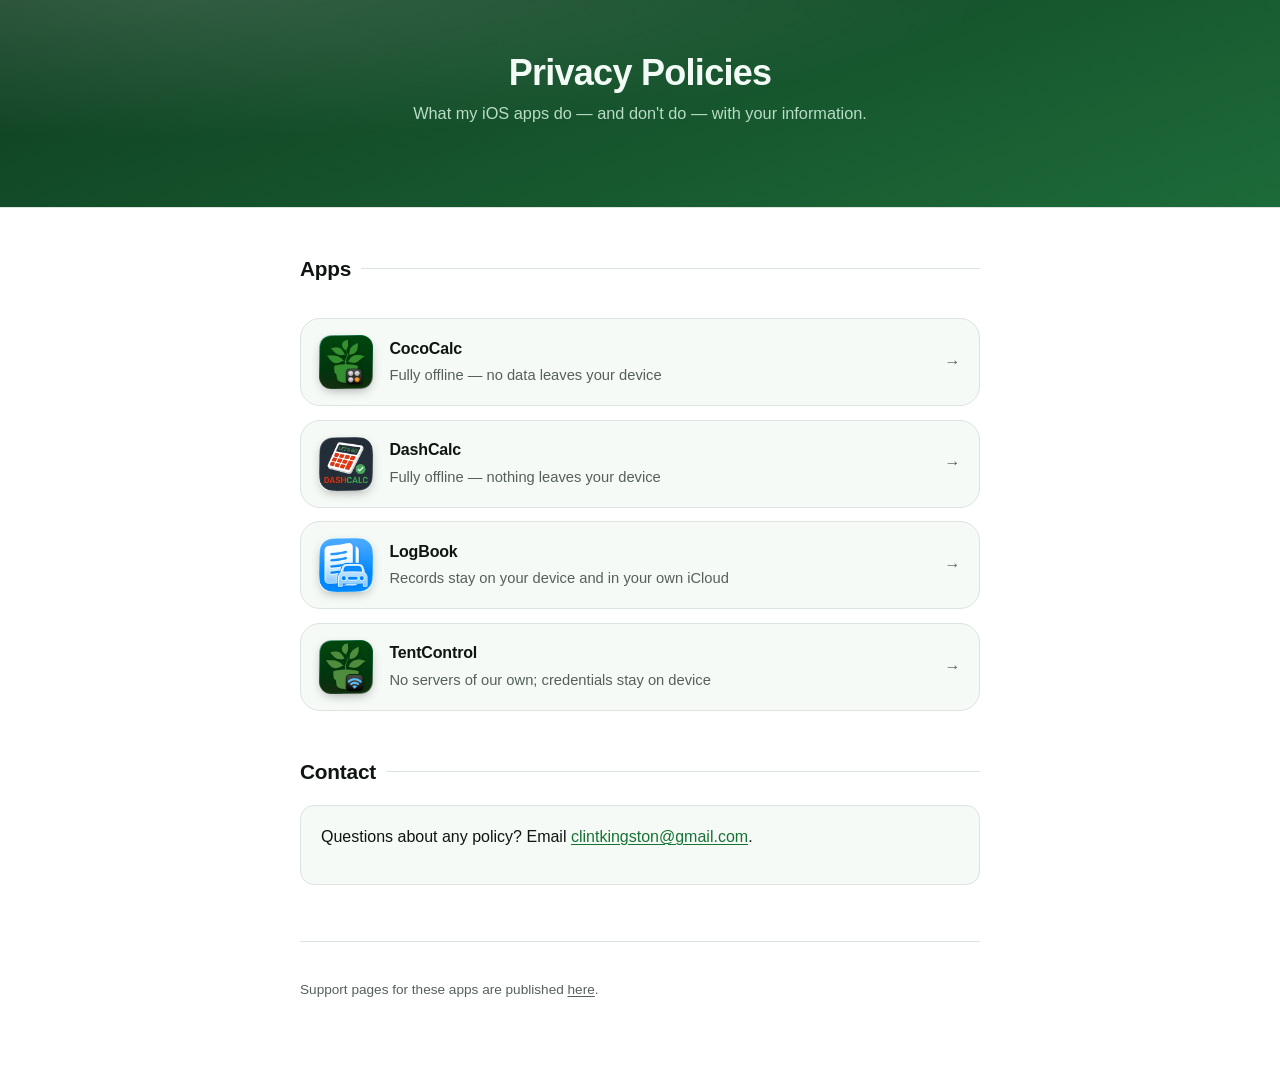
<file: index.html>
<!DOCTYPE html>
<html lang="en">
<head>
<meta charset="utf-8">
<meta name="viewport" content="width=device-width, initial-scale=1">
<title>App Privacy Policies</title>
<meta name="description" content="Privacy policies for CocoCalc, DashCalc, LogBook and TentControl.">
<link rel="icon" href="./assets/cococalc.png">
<link rel="stylesheet" href="./assets/style.css">
</head>
<body>

<header class="hero">
	<div class="hero-inner">
		<h1>Privacy Policies</h1>
		<p class="tagline">What my iOS apps do — and don't do — with your information.</p>
	</div>
</header>

<main class="wrap">

	<h2>Apps</h2>

	<div class="apps">

		<a class="app-card" href="./cococalc/">
			<img src="./assets/cococalc.png" alt="" width="54" height="54">
			<span>
				<span class="name">CocoCalc</span><br>
				<span class="desc">Fully offline — no data leaves your device</span>
			</span>
			<span class="go" aria-hidden="true">→</span>
		</a>

		<a class="app-card" href="./dashcalc/">
			<img src="./assets/dashcalc.png" alt="" width="54" height="54">
			<span>
				<span class="name">DashCalc</span><br>
				<span class="desc">Fully offline — nothing leaves your device</span>
			</span>
			<span class="go" aria-hidden="true">→</span>
		</a>

		<a class="app-card" href="./logbook/">
			<img src="./assets/logbook.png" alt="" width="54" height="54">
			<span>
				<span class="name">LogBook</span><br>
				<span class="desc">Records stay on your device and in your own iCloud</span>
			</span>
			<span class="go" aria-hidden="true">→</span>
		</a>

		<a class="app-card" href="./tentcontrol/">
			<img src="./assets/tentcontrol.png" alt="" width="54" height="54">
			<span>
				<span class="name">TentControl</span><br>
				<span class="desc">No servers of our own; credentials stay on device</span>
			</span>
			<span class="go" aria-hidden="true">→</span>
		</a>

	</div>

	<h2>Contact</h2>

	<div class="card">
		<p>Questions about any policy? Email
		<a href="mailto:clintkingston@gmail.com?subject=Privacy%20policy%20question">clintkingston@gmail.com</a>.</p>
	</div>

	<footer>
		<p>Support pages for these apps are published
		<a href="https://iclint.github.io/AppSupport/">here</a>.</p>
	</footer>

</main>

</body>
</html>
</file>
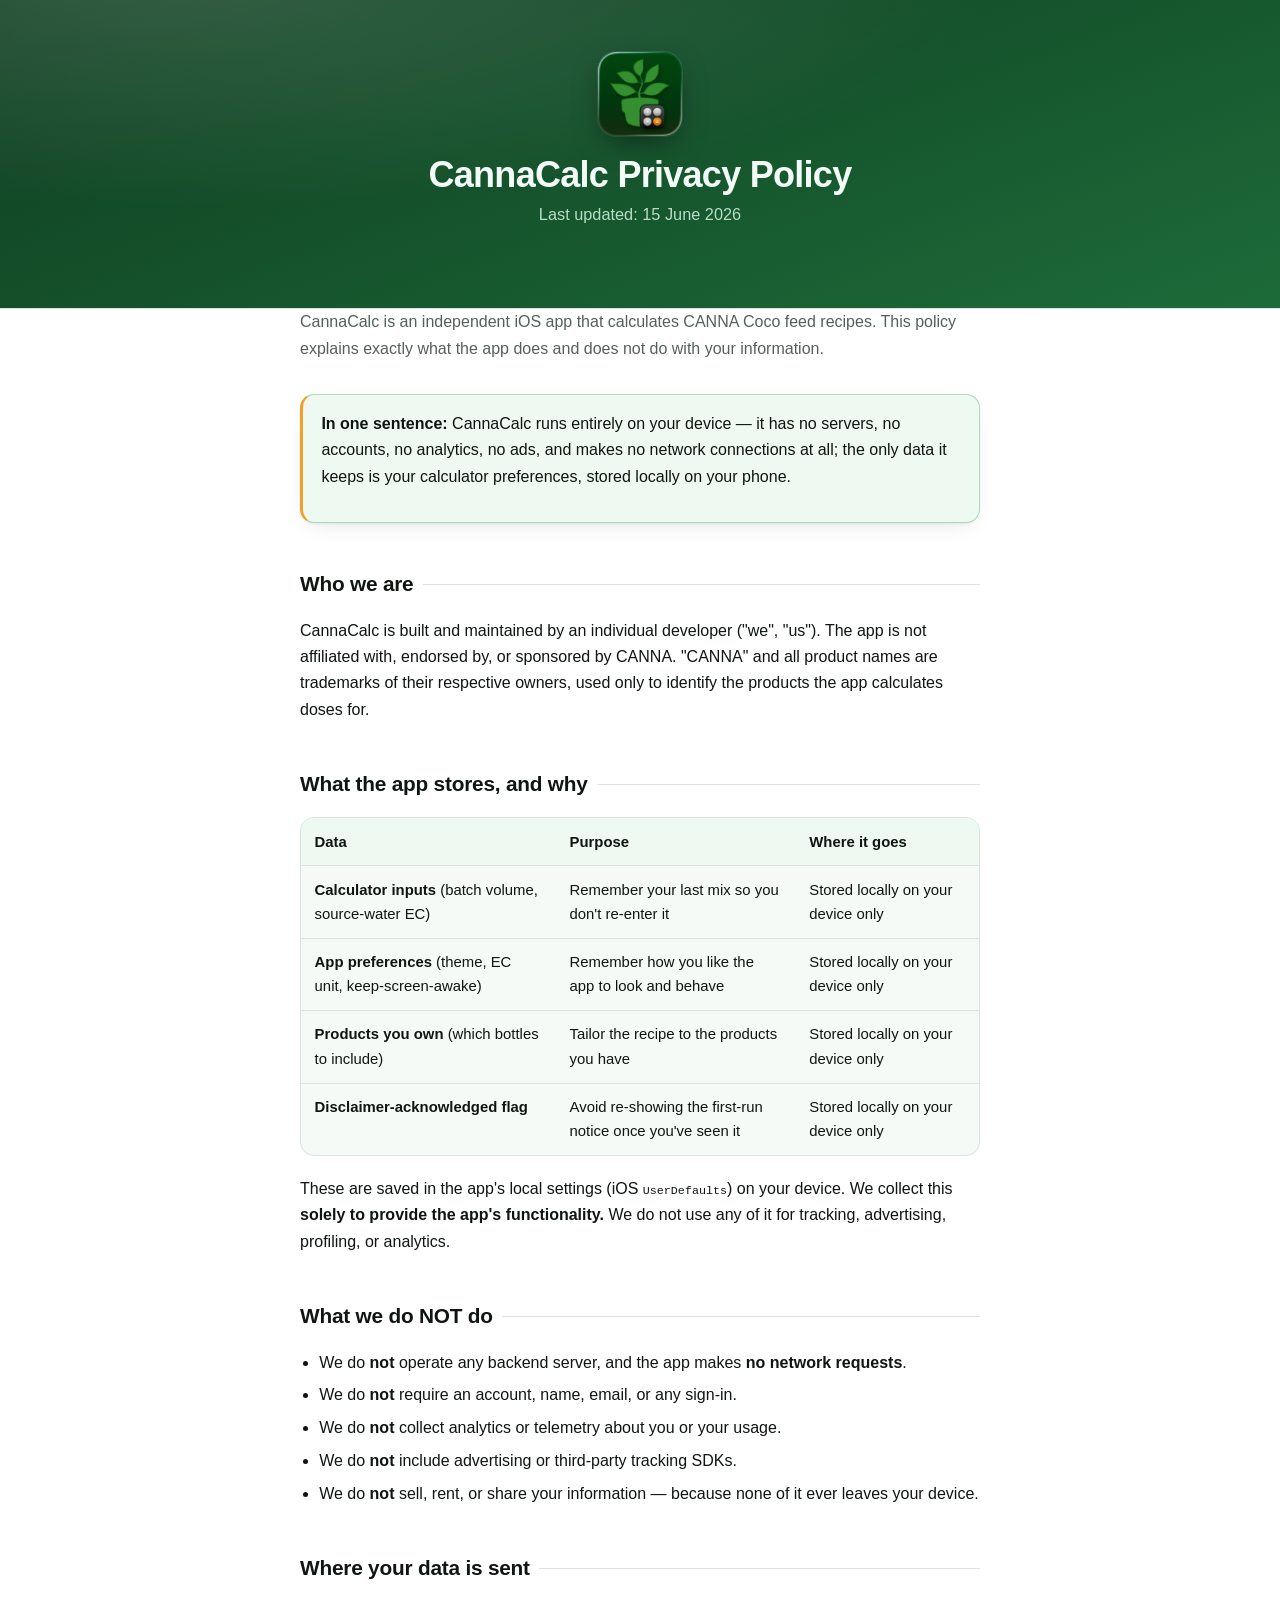
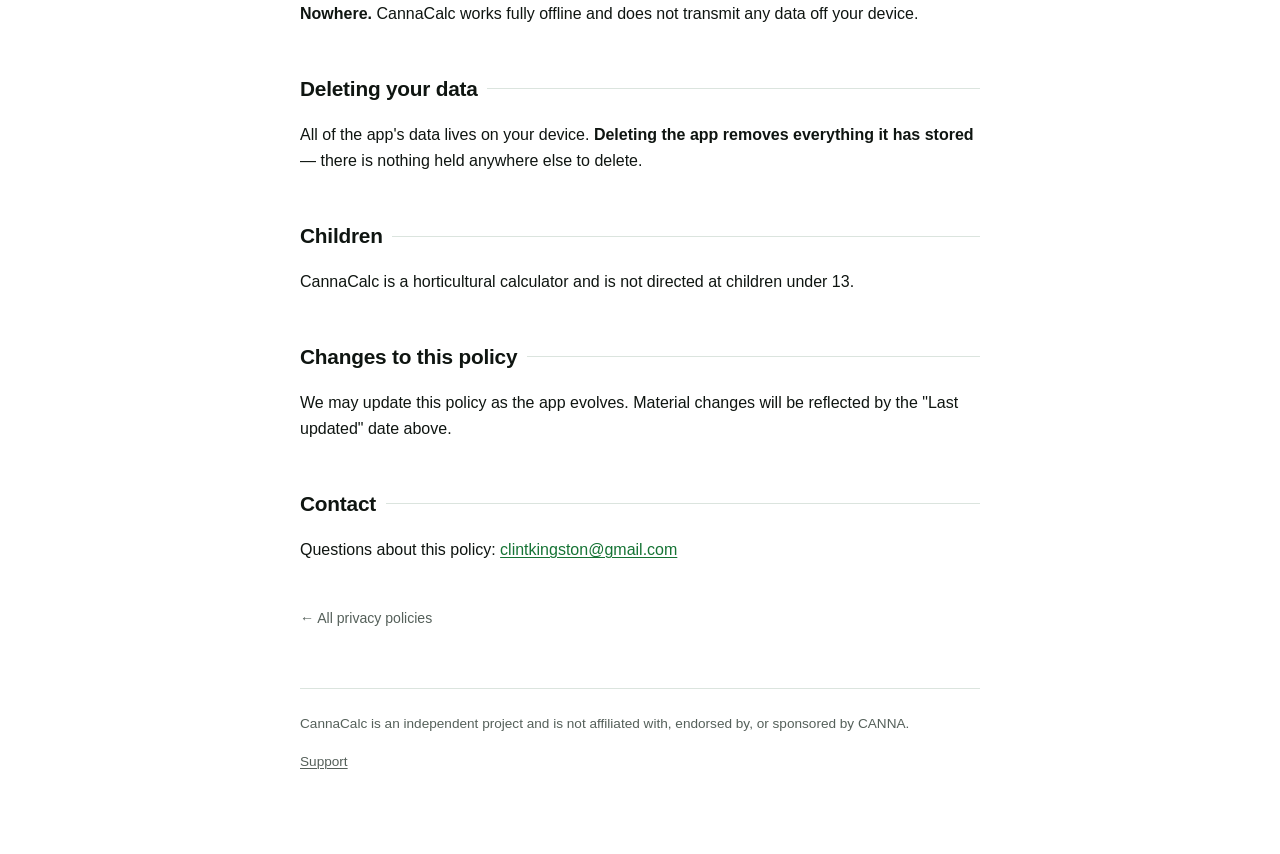
<file: cannacalc/index.html>
<!DOCTYPE html>
<html lang="en">
<head>
<meta charset="utf-8">
<meta name="viewport" content="width=device-width, initial-scale=1">
<title>CannaCalc — Privacy Policy</title>
<meta name="description" content="Privacy policy for CannaCalc — a fully offline CANNA Coco feed calculator that collects no data.">
<link rel="icon" href="../assets/cannacalc.png">
<link rel="stylesheet" href="../assets/style.css">
<style>
	/* Amber accent, matching the calculator badge on the app icon. */
	body { --badge: #f0a02a; }
</style>
</head>
<body>

<header class="hero">
	<div class="hero-inner">
		<img class="app-icon" src="../assets/cannacalc.png" alt="CannaCalc app icon" width="84" height="84">
		<h1>CannaCalc Privacy Policy</h1>
		<p class="tagline">Last updated: 15 June 2026</p>
	</div>
</header>

<main class="wrap prose">

	<p class="intro">CannaCalc is an independent iOS app that calculates CANNA Coco feed recipes.
	This policy explains exactly what the app does and does not do with your
	information.</p>

	<div class="lead">
		<p><strong>In one sentence:</strong> CannaCalc runs entirely on your
		device — it has no servers, no accounts, no analytics, no ads, and makes no network
		connections at all; the only data it keeps is your calculator preferences, stored
		locally on your phone.</p>
	</div>

	<h2>Who we are</h2>
	<p>CannaCalc is built and maintained by an individual developer ("we", "us"). The
	app is not affiliated with, endorsed by, or sponsored by CANNA. "CANNA" and all
	product names are trademarks of their respective owners, used only to identify the
	products the app calculates doses for.</p>

	<h2>What the app stores, and why</h2>
	<div class="table-wrap">
		<table>
			<tr><th>Data</th><th>Purpose</th><th>Where it goes</th></tr>
			<tr><td><strong>Calculator inputs</strong> (batch volume, source-water EC)</td><td>Remember your last mix so you don't re-enter it</td><td>Stored locally on your device only</td></tr>
			<tr><td><strong>App preferences</strong> (theme, EC unit, keep-screen-awake)</td><td>Remember how you like the app to look and behave</td><td>Stored locally on your device only</td></tr>
			<tr><td><strong>Products you own</strong> (which bottles to include)</td><td>Tailor the recipe to the products you have</td><td>Stored locally on your device only</td></tr>
			<tr><td><strong>Disclaimer-acknowledged flag</strong></td><td>Avoid re-showing the first-run notice once you've seen it</td><td>Stored locally on your device only</td></tr>
		</table>
	</div>
	<p>These are saved in the app's local settings (iOS <code>UserDefaults</code>) on your
	device. We collect this <strong>solely to provide the app's functionality.</strong> We
	do not use any of it for tracking, advertising, profiling, or analytics.</p>

	<h2>What we do NOT do</h2>
	<ul>
		<li>We do <strong>not</strong> operate any backend server, and the app makes <strong>no network requests</strong>.</li>
		<li>We do <strong>not</strong> require an account, name, email, or any sign-in.</li>
		<li>We do <strong>not</strong> collect analytics or telemetry about you or your usage.</li>
		<li>We do <strong>not</strong> include advertising or third-party tracking SDKs.</li>
		<li>We do <strong>not</strong> sell, rent, or share your information — because none of it ever leaves your device.</li>
	</ul>

	<h2>Where your data is sent</h2>
	<p><strong>Nowhere.</strong> CannaCalc works fully offline and does not transmit any
	data off your device.</p>

	<h2>Deleting your data</h2>
	<p>All of the app's data lives on your device. <strong>Deleting the app removes
	everything it has stored</strong> — there is nothing held anywhere else to delete.</p>

	<h2>Children</h2>
	<p>CannaCalc is a horticultural calculator and is not directed at children under 13.</p>

	<h2>Changes to this policy</h2>
	<p>We may update this policy as the app evolves. Material changes will be reflected
	by the "Last updated" date above.</p>

	<h2>Contact</h2>
	<p>Questions about this policy: <a href="mailto:clintkingston@gmail.com">clintkingston@gmail.com</a></p>

	<a class="backlink" href="../">← All privacy policies</a>

	<footer>
		<p>CannaCalc is an independent project and is not affiliated with, endorsed by, or sponsored by CANNA.</p>
		<p><a href="https://iclint.github.io/AppSupport/cannacalc/">Support</a></p>
	</footer>

</main>

</body>
</html>
</file>
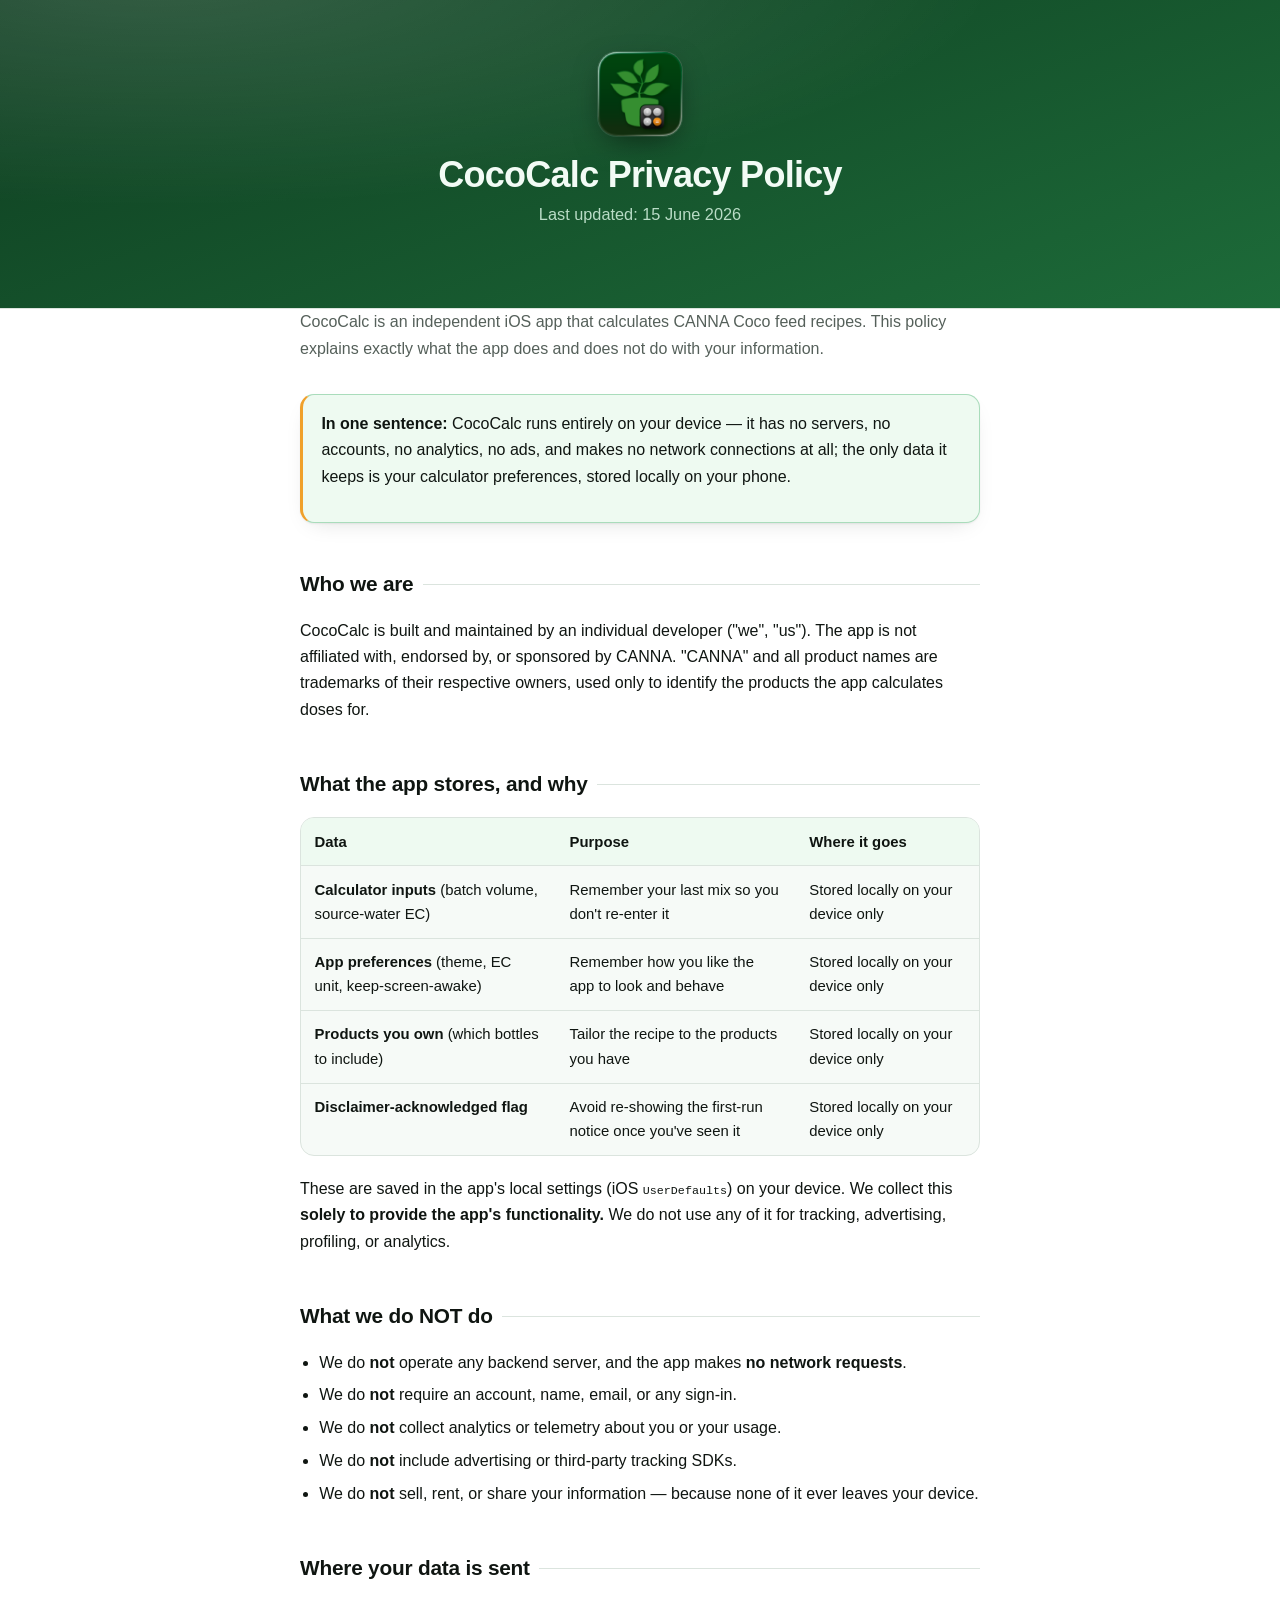
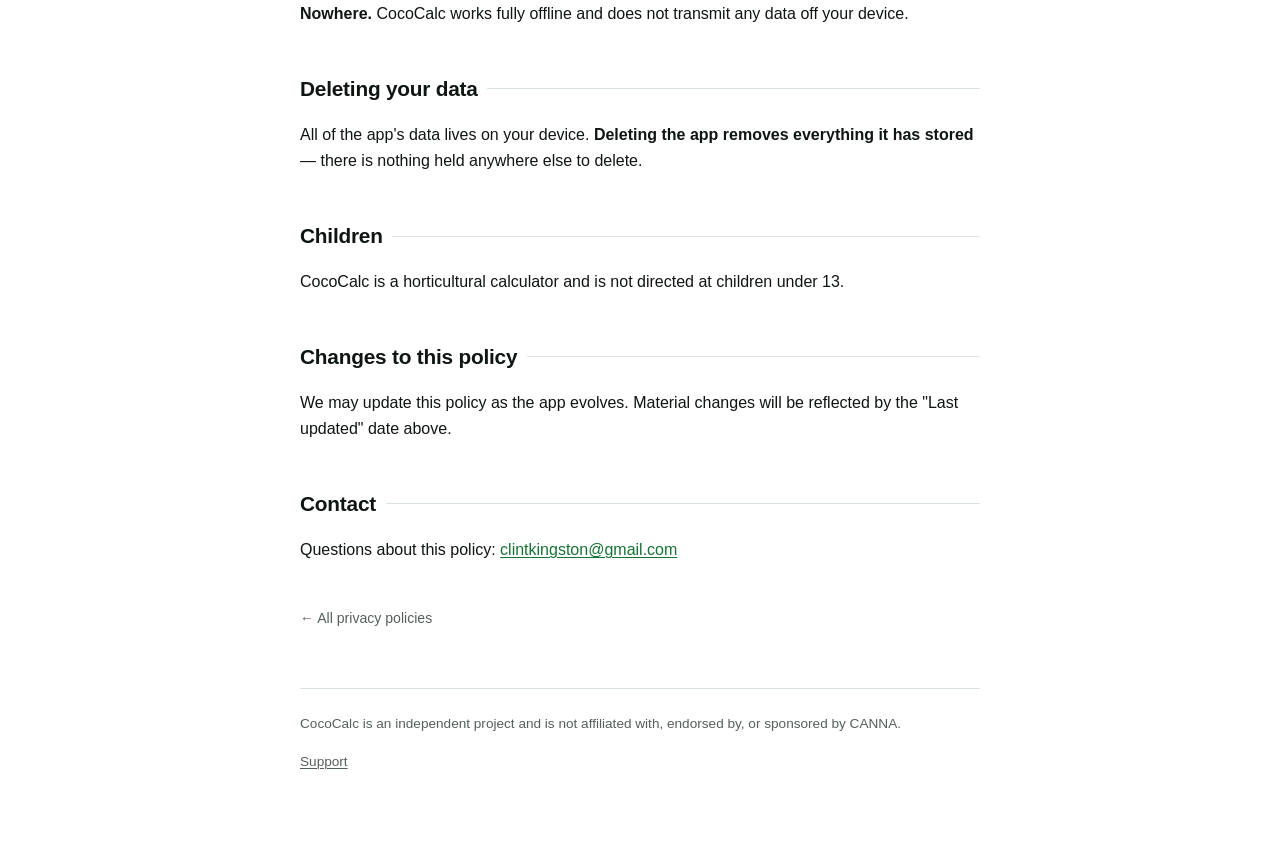
<file: cococalc/index.html>
<!DOCTYPE html>
<html lang="en">
<head>
<meta charset="utf-8">
<meta name="viewport" content="width=device-width, initial-scale=1">
<title>CocoCalc — Privacy Policy</title>
<meta name="description" content="Privacy policy for CocoCalc — a fully offline CANNA Coco feed calculator that collects no data.">
<link rel="icon" href="../assets/cococalc.png">
<link rel="stylesheet" href="../assets/style.css">
<style>
	/* Amber accent, matching the calculator badge on the app icon. */
	body { --badge: #f0a02a; }
</style>
</head>
<body>

<header class="hero">
	<div class="hero-inner">
		<img class="app-icon" src="../assets/cococalc.png" alt="CocoCalc app icon" width="84" height="84">
		<h1>CocoCalc Privacy Policy</h1>
		<p class="tagline">Last updated: 15 June 2026</p>
	</div>
</header>

<main class="wrap prose">

	<p class="intro">CocoCalc is an independent iOS app that calculates CANNA Coco feed recipes.
	This policy explains exactly what the app does and does not do with your
	information.</p>

	<div class="lead">
		<p><strong>In one sentence:</strong> CocoCalc runs entirely on your
		device — it has no servers, no accounts, no analytics, no ads, and makes no network
		connections at all; the only data it keeps is your calculator preferences, stored
		locally on your phone.</p>
	</div>

	<h2>Who we are</h2>
	<p>CocoCalc is built and maintained by an individual developer ("we", "us"). The
	app is not affiliated with, endorsed by, or sponsored by CANNA. "CANNA" and all
	product names are trademarks of their respective owners, used only to identify the
	products the app calculates doses for.</p>

	<h2>What the app stores, and why</h2>
	<div class="table-wrap">
		<table>
			<tr><th>Data</th><th>Purpose</th><th>Where it goes</th></tr>
			<tr><td><strong>Calculator inputs</strong> (batch volume, source-water EC)</td><td>Remember your last mix so you don't re-enter it</td><td>Stored locally on your device only</td></tr>
			<tr><td><strong>App preferences</strong> (theme, EC unit, keep-screen-awake)</td><td>Remember how you like the app to look and behave</td><td>Stored locally on your device only</td></tr>
			<tr><td><strong>Products you own</strong> (which bottles to include)</td><td>Tailor the recipe to the products you have</td><td>Stored locally on your device only</td></tr>
			<tr><td><strong>Disclaimer-acknowledged flag</strong></td><td>Avoid re-showing the first-run notice once you've seen it</td><td>Stored locally on your device only</td></tr>
		</table>
	</div>
	<p>These are saved in the app's local settings (iOS <code>UserDefaults</code>) on your
	device. We collect this <strong>solely to provide the app's functionality.</strong> We
	do not use any of it for tracking, advertising, profiling, or analytics.</p>

	<h2>What we do NOT do</h2>
	<ul>
		<li>We do <strong>not</strong> operate any backend server, and the app makes <strong>no network requests</strong>.</li>
		<li>We do <strong>not</strong> require an account, name, email, or any sign-in.</li>
		<li>We do <strong>not</strong> collect analytics or telemetry about you or your usage.</li>
		<li>We do <strong>not</strong> include advertising or third-party tracking SDKs.</li>
		<li>We do <strong>not</strong> sell, rent, or share your information — because none of it ever leaves your device.</li>
	</ul>

	<h2>Where your data is sent</h2>
	<p><strong>Nowhere.</strong> CocoCalc works fully offline and does not transmit any
	data off your device.</p>

	<h2>Deleting your data</h2>
	<p>All of the app's data lives on your device. <strong>Deleting the app removes
	everything it has stored</strong> — there is nothing held anywhere else to delete.</p>

	<h2>Children</h2>
	<p>CocoCalc is a horticultural calculator and is not directed at children under 13.</p>

	<h2>Changes to this policy</h2>
	<p>We may update this policy as the app evolves. Material changes will be reflected
	by the "Last updated" date above.</p>

	<h2>Contact</h2>
	<p>Questions about this policy: <a href="mailto:clintkingston@gmail.com">clintkingston@gmail.com</a></p>

	<a class="backlink" href="../">← All privacy policies</a>

	<footer>
		<p>CocoCalc is an independent project and is not affiliated with, endorsed by, or sponsored by CANNA.</p>
		<p><a href="https://iclint.github.io/AppSupport/cococalc/">Support</a></p>
	</footer>

</main>

</body>
</html>
</file>
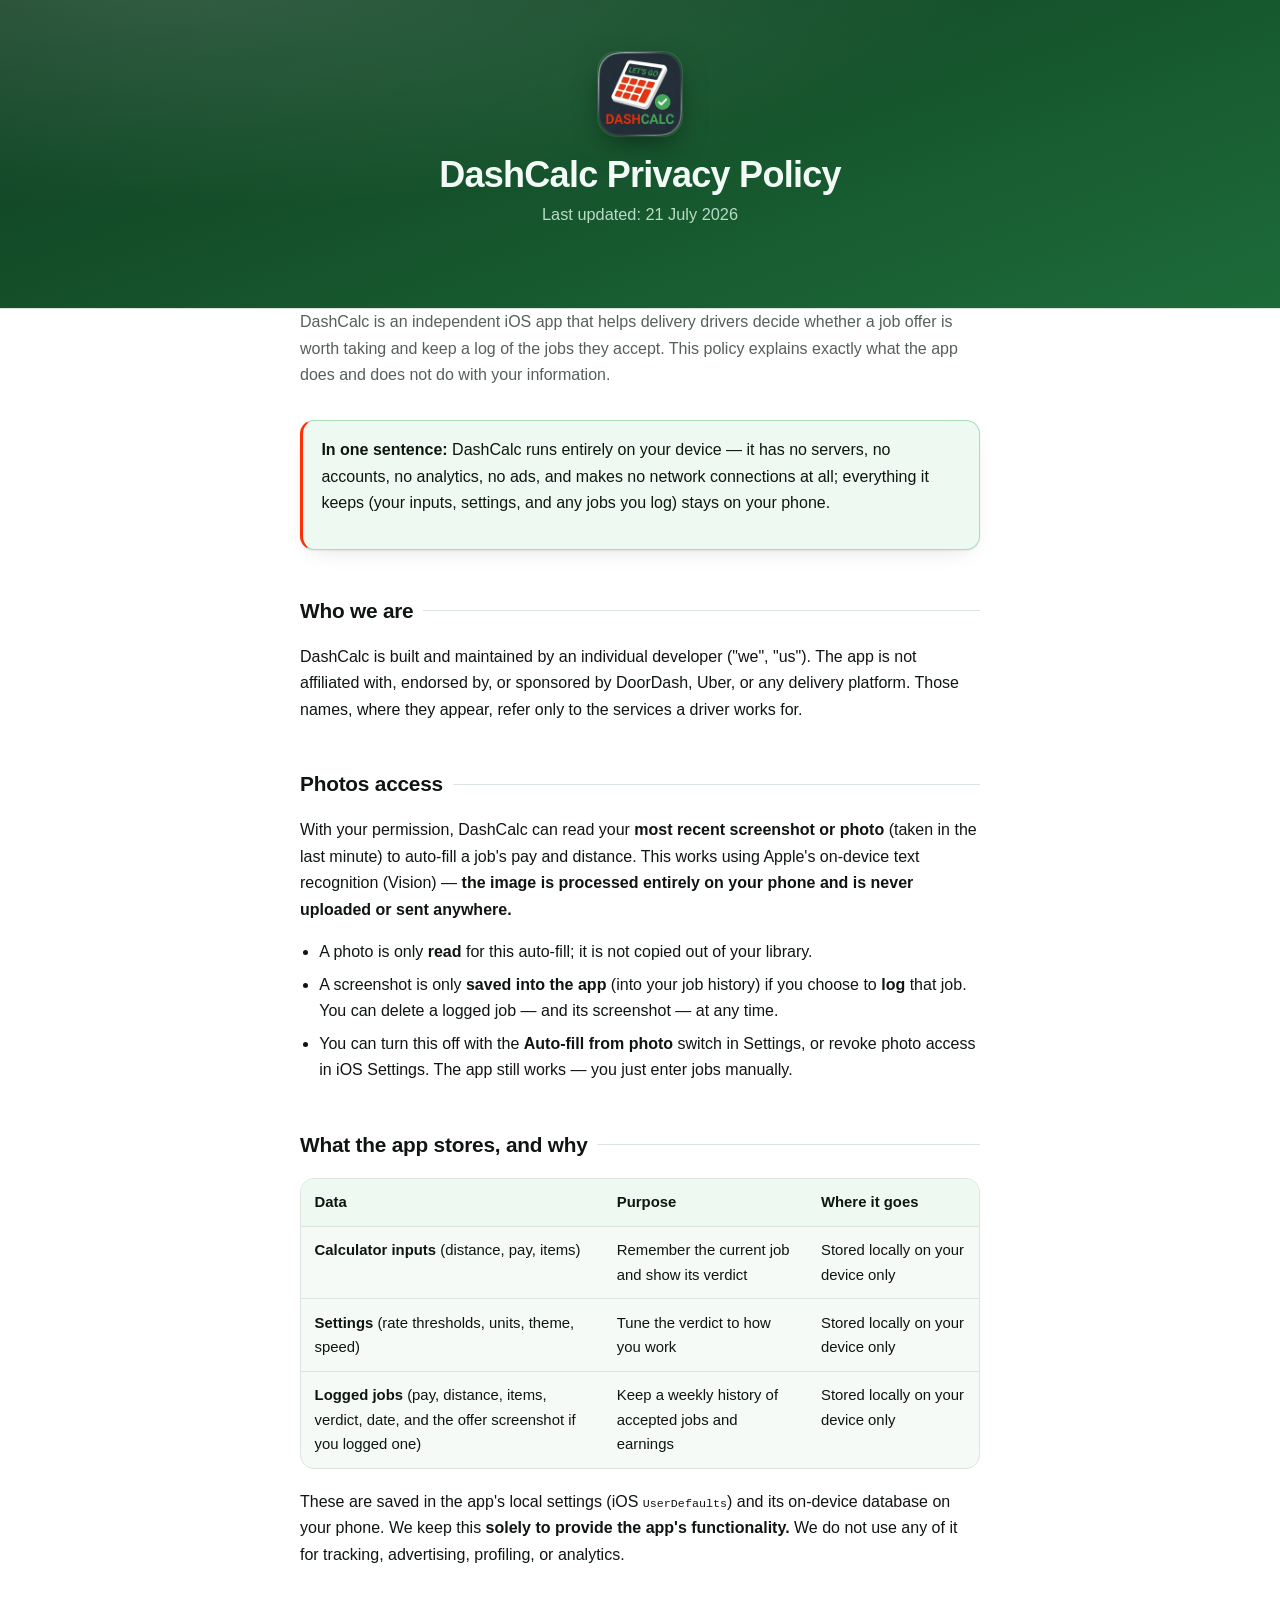
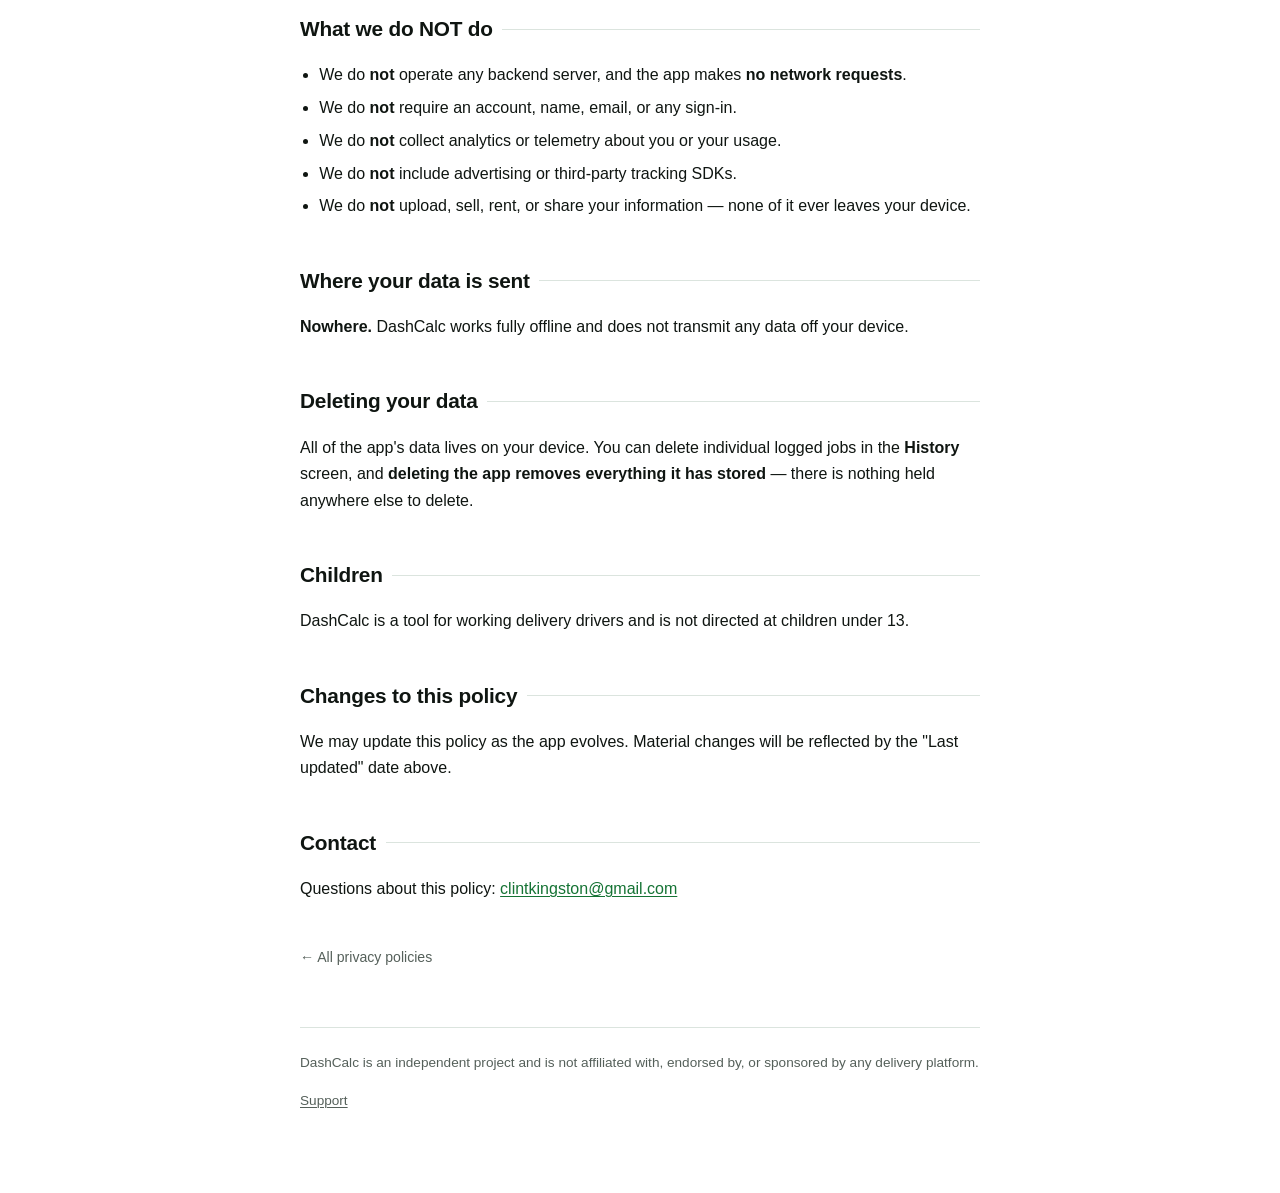
<file: dashcalc/index.html>
<!DOCTYPE html>
<html lang="en">
<head>
<meta charset="utf-8">
<meta name="viewport" content="width=device-width, initial-scale=1">
<title>DashCalc — Privacy Policy</title>
<meta name="description" content="Privacy policy for DashCalc — an on-device delivery-job calculator that keeps all data on your phone and collects nothing.">
<link rel="icon" href="../assets/dashcalc.png">
<link rel="stylesheet" href="../assets/style.css">
<style>
	/* Red accent, matching the app icon. */
	body { --badge: #ff3008; }
</style>
</head>
<body>

<header class="hero">
	<div class="hero-inner">
		<img class="app-icon" src="../assets/dashcalc.png" alt="DashCalc app icon" width="84" height="84">
		<h1>DashCalc Privacy Policy</h1>
		<p class="tagline">Last updated: 21 July 2026</p>
	</div>
</header>

<main class="wrap prose">

	<p class="intro">DashCalc is an independent iOS app that helps delivery drivers decide
	whether a job offer is worth taking and keep a log of the jobs they accept. This policy
	explains exactly what the app does and does not do with your information.</p>

	<div class="lead">
		<p><strong>In one sentence:</strong> DashCalc runs entirely on your
		device — it has no servers, no accounts, no analytics, no ads, and makes no network
		connections at all; everything it keeps (your inputs, settings, and any jobs you log)
		stays on your phone.</p>
	</div>

	<h2>Who we are</h2>
	<p>DashCalc is built and maintained by an individual developer ("we", "us"). The app is
	not affiliated with, endorsed by, or sponsored by DoorDash, Uber, or any delivery
	platform. Those names, where they appear, refer only to the services a driver works for.</p>

	<h2>Photos access</h2>
	<p>With your permission, DashCalc can read your <strong>most recent screenshot or photo</strong>
	(taken in the last minute) to auto-fill a job's pay and distance. This works using
	Apple's on-device text recognition (Vision) — <strong>the image is processed entirely on
	your phone and is never uploaded or sent anywhere.</strong></p>
	<ul>
		<li>A photo is only <strong>read</strong> for this auto-fill; it is not copied out of your library.</li>
		<li>A screenshot is only <strong>saved into the app</strong> (into your job history) if you choose to
			<strong>log</strong> that job. You can delete a logged job — and its screenshot — at any time.</li>
		<li>You can turn this off with the <strong>Auto-fill from photo</strong> switch in Settings, or revoke
			photo access in iOS Settings. The app still works — you just enter jobs manually.</li>
	</ul>

	<h2>What the app stores, and why</h2>
	<div class="table-wrap">
		<table>
			<tr><th>Data</th><th>Purpose</th><th>Where it goes</th></tr>
			<tr><td><strong>Calculator inputs</strong> (distance, pay, items)</td><td>Remember the current job and show its verdict</td><td>Stored locally on your device only</td></tr>
			<tr><td><strong>Settings</strong> (rate thresholds, units, theme, speed)</td><td>Tune the verdict to how you work</td><td>Stored locally on your device only</td></tr>
			<tr><td><strong>Logged jobs</strong> (pay, distance, items, verdict, date, and the offer screenshot if you logged one)</td><td>Keep a weekly history of accepted jobs and earnings</td><td>Stored locally on your device only</td></tr>
		</table>
	</div>
	<p>These are saved in the app's local settings (iOS <code>UserDefaults</code>) and its
	on-device database on your phone. We keep this <strong>solely to provide the app's
	functionality.</strong> We do not use any of it for tracking, advertising, profiling, or
	analytics.</p>

	<h2>What we do NOT do</h2>
	<ul>
		<li>We do <strong>not</strong> operate any backend server, and the app makes <strong>no network requests</strong>.</li>
		<li>We do <strong>not</strong> require an account, name, email, or any sign-in.</li>
		<li>We do <strong>not</strong> collect analytics or telemetry about you or your usage.</li>
		<li>We do <strong>not</strong> include advertising or third-party tracking SDKs.</li>
		<li>We do <strong>not</strong> upload, sell, rent, or share your information — none of it ever leaves your device.</li>
	</ul>

	<h2>Where your data is sent</h2>
	<p><strong>Nowhere.</strong> DashCalc works fully offline and does not transmit any data
	off your device.</p>

	<h2>Deleting your data</h2>
	<p>All of the app's data lives on your device. You can delete individual logged jobs in the
	<strong>History</strong> screen, and <strong>deleting the app removes everything it has
	stored</strong> — there is nothing held anywhere else to delete.</p>

	<h2>Children</h2>
	<p>DashCalc is a tool for working delivery drivers and is not directed at children under 13.</p>

	<h2>Changes to this policy</h2>
	<p>We may update this policy as the app evolves. Material changes will be reflected by the
	"Last updated" date above.</p>

	<h2>Contact</h2>
	<p>Questions about this policy: <a href="mailto:clintkingston@gmail.com">clintkingston@gmail.com</a></p>

	<a class="backlink" href="../">← All privacy policies</a>

	<footer>
		<p>DashCalc is an independent project and is not affiliated with, endorsed by, or sponsored by any delivery platform.</p>
		<p><a href="https://iclint.github.io/AppSupport/dashcalc/">Support</a></p>
	</footer>

</main>

</body>
</html>
</file>
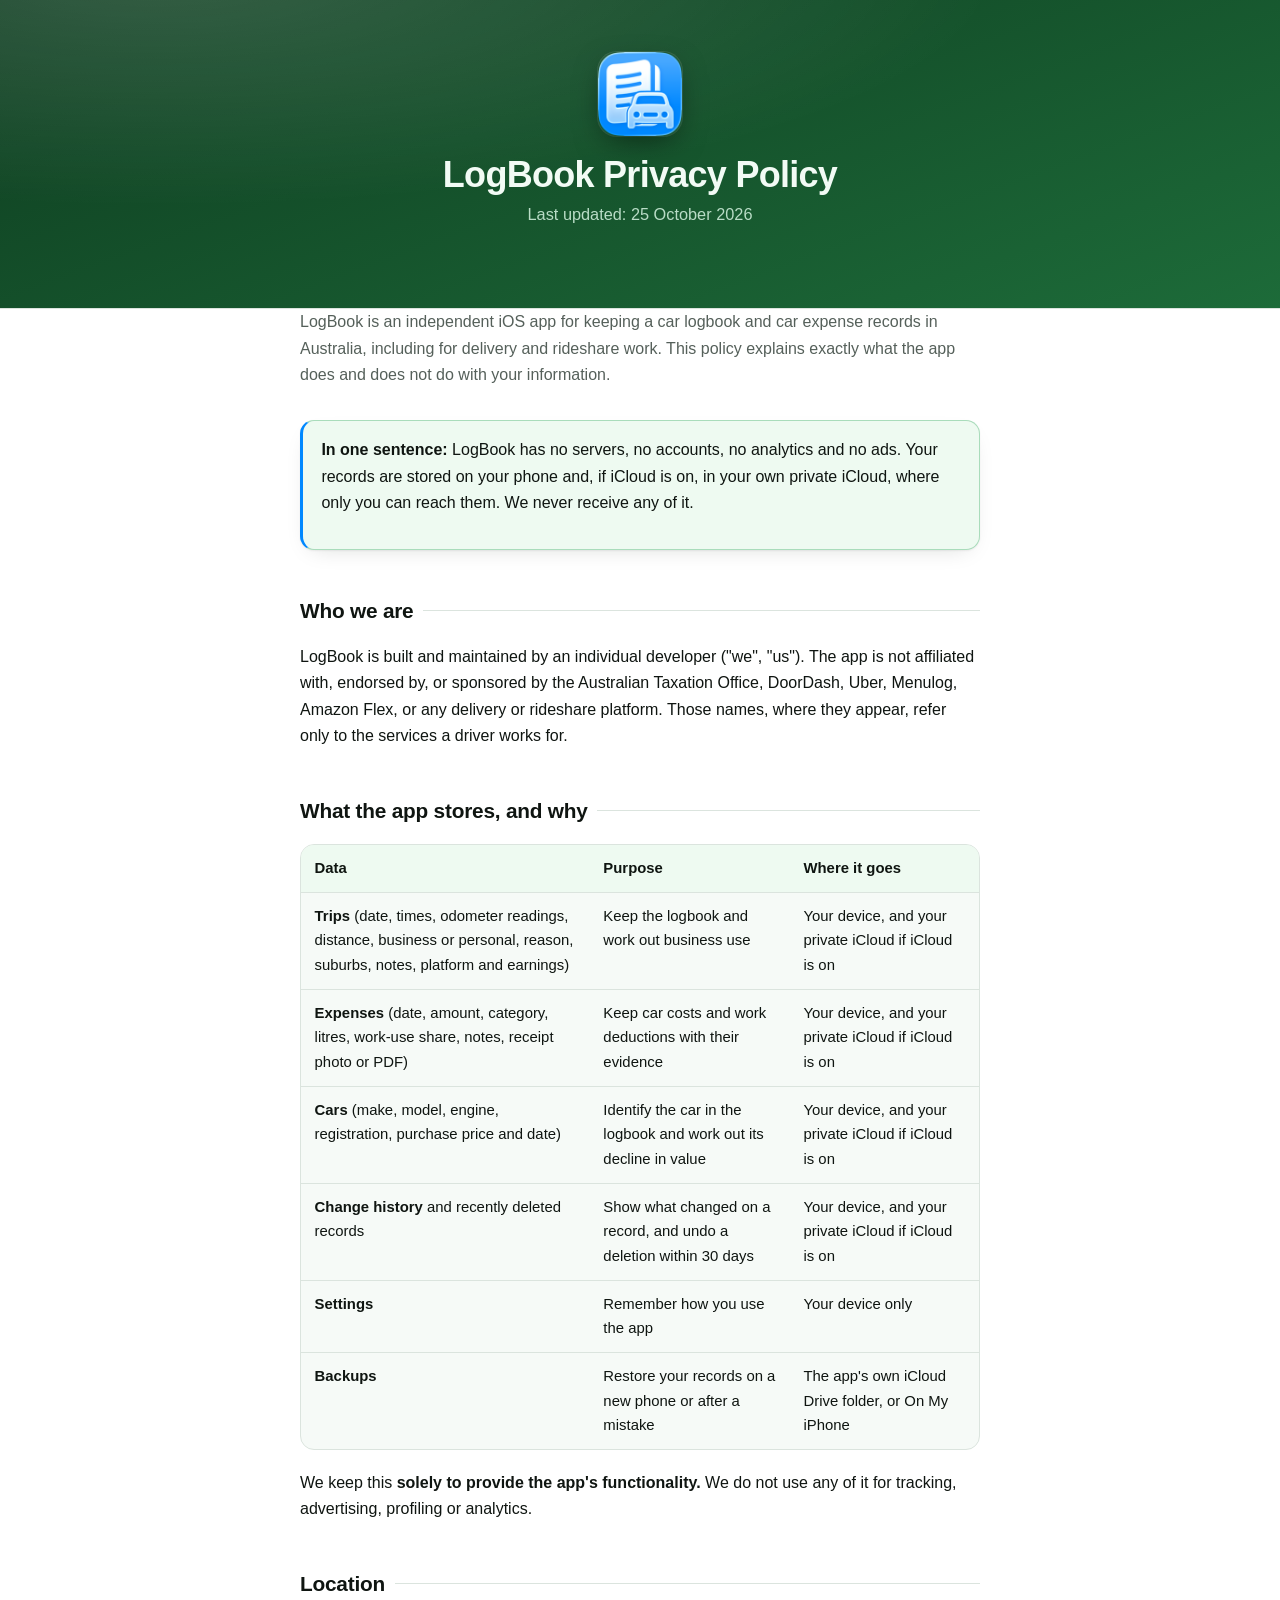
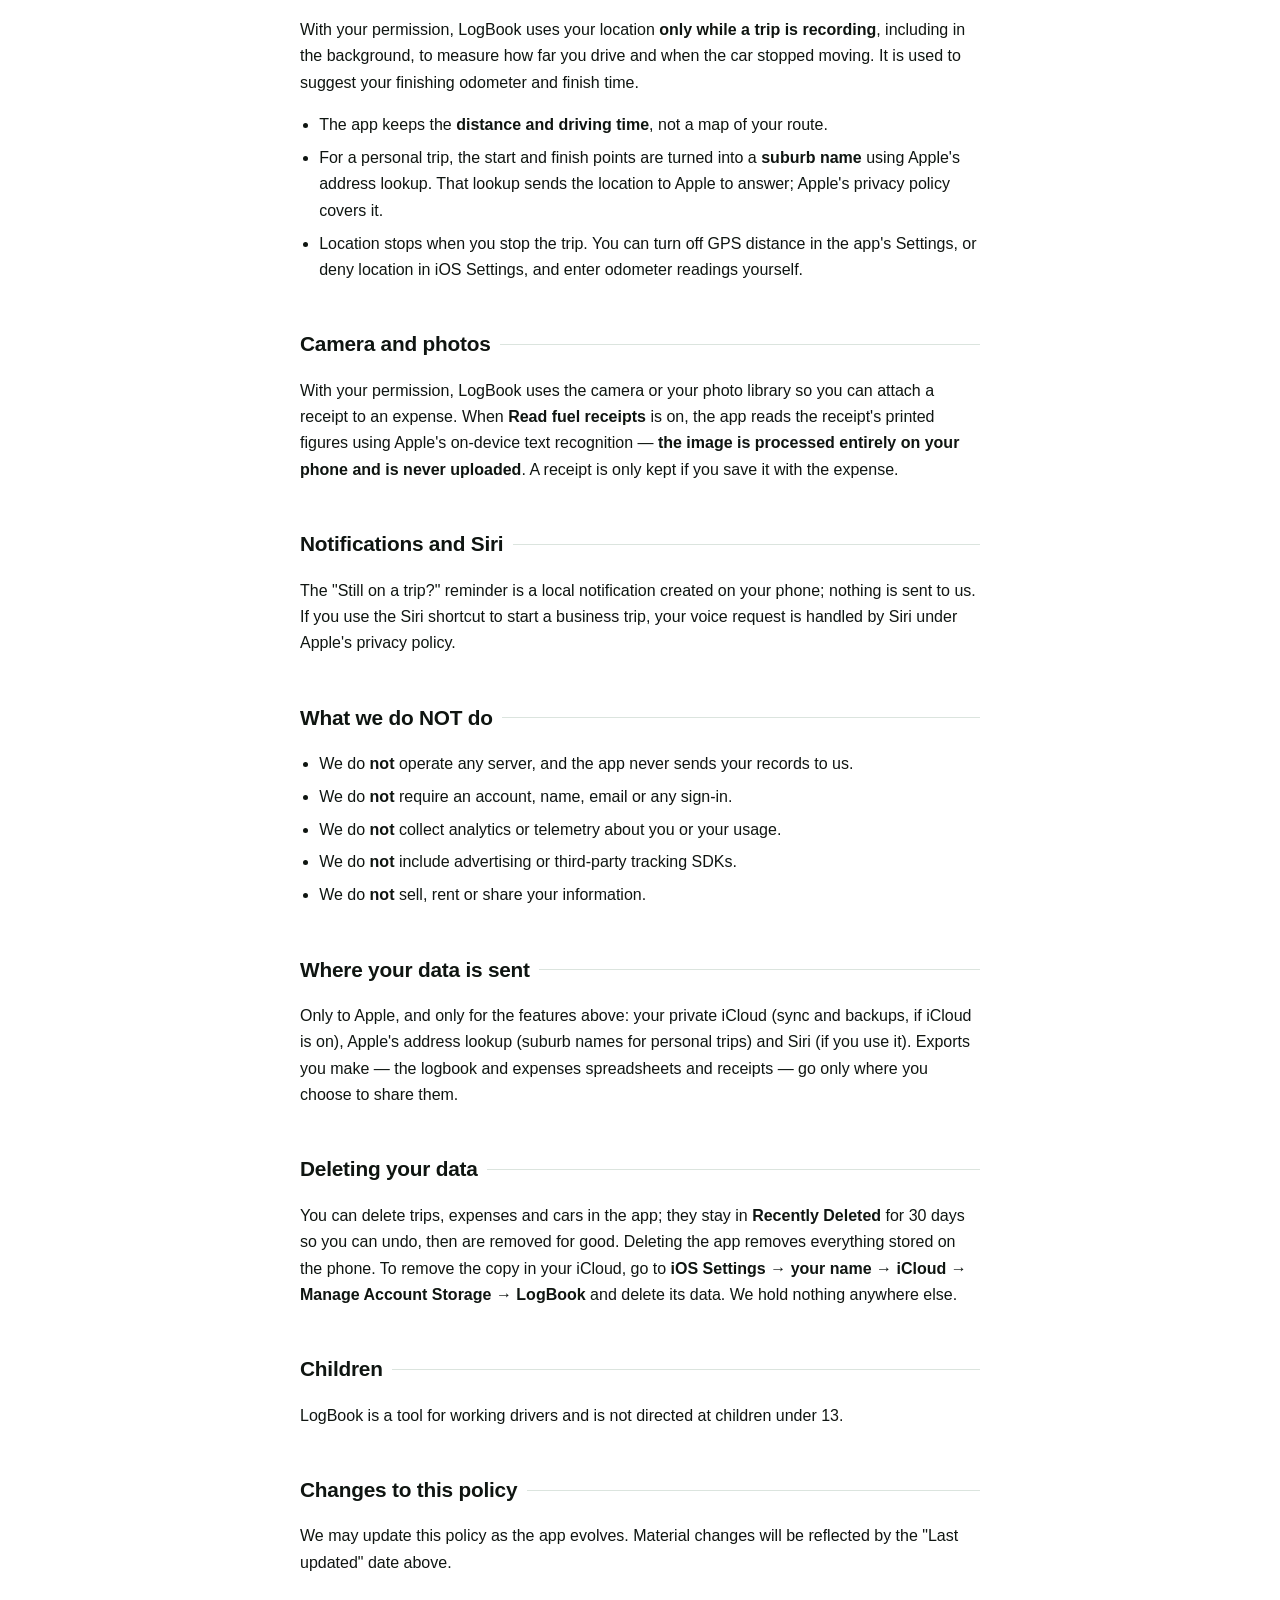
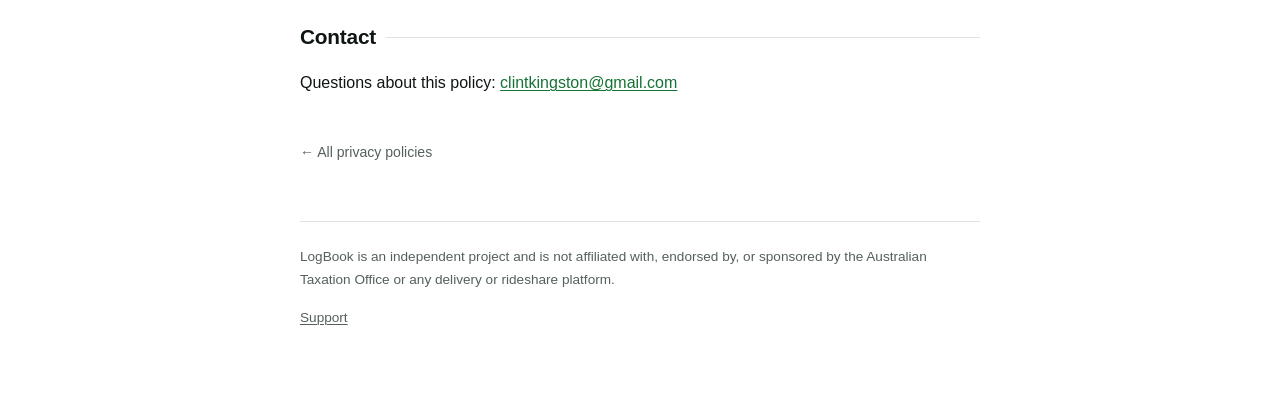
<file: logbook/index.html>
<!DOCTYPE html>
<html lang="en">
<head>
<meta charset="utf-8">
<meta name="viewport" content="width=device-width, initial-scale=1">
<title>LogBook — Privacy Policy</title>
<meta name="description" content="Privacy policy for LogBook — a car logbook for Australian drivers that keeps your records on your phone and in your own iCloud, and collects nothing.">
<link rel="icon" href="../assets/logbook.png">
<link rel="stylesheet" href="../assets/style.css">
<style>
	/* Blue accent, matching the app icon. */
	body { --badge: #0088ff; }
</style>
</head>
<body>

<header class="hero">
	<div class="hero-inner">
		<img class="app-icon" src="../assets/logbook.png" alt="LogBook app icon" width="84" height="84">
		<h1>LogBook Privacy Policy</h1>
		<p class="tagline">Last updated: 25 October 2026</p>
	</div>
</header>

<main class="wrap prose">

	<p class="intro">LogBook is an independent iOS app for keeping a car logbook and
	car expense records in Australia, including for delivery and rideshare work. This
	policy explains exactly what the app does and does not do with your information.</p>

	<div class="lead">
		<p><strong>In one sentence:</strong> LogBook has no servers, no accounts, no
		analytics and no ads. Your records are stored on your phone and, if iCloud is on,
		in your own private iCloud, where only you can reach them. We never receive any
		of it.</p>
	</div>

	<h2>Who we are</h2>
	<p>LogBook is built and maintained by an individual developer ("we", "us"). The app
	is not affiliated with, endorsed by, or sponsored by the Australian Taxation Office,
	DoorDash, Uber, Menulog, Amazon Flex, or any delivery or rideshare platform. Those
	names, where they appear, refer only to the services a driver works for.</p>

	<h2>What the app stores, and why</h2>
	<div class="table-wrap">
		<table>
			<tr><th>Data</th><th>Purpose</th><th>Where it goes</th></tr>
			<tr><td><strong>Trips</strong> (date, times, odometer readings, distance, business or personal, reason, suburbs, notes, platform and earnings)</td><td>Keep the logbook and work out business use</td><td>Your device, and your private iCloud if iCloud is on</td></tr>
			<tr><td><strong>Expenses</strong> (date, amount, category, litres, work-use share, notes, receipt photo or PDF)</td><td>Keep car costs and work deductions with their evidence</td><td>Your device, and your private iCloud if iCloud is on</td></tr>
			<tr><td><strong>Cars</strong> (make, model, engine, registration, purchase price and date)</td><td>Identify the car in the logbook and work out its decline in value</td><td>Your device, and your private iCloud if iCloud is on</td></tr>
			<tr><td><strong>Change history</strong> and recently deleted records</td><td>Show what changed on a record, and undo a deletion within 30 days</td><td>Your device, and your private iCloud if iCloud is on</td></tr>
			<tr><td><strong>Settings</strong></td><td>Remember how you use the app</td><td>Your device only</td></tr>
			<tr><td><strong>Backups</strong></td><td>Restore your records on a new phone or after a mistake</td><td>The app's own iCloud Drive folder, or On My iPhone</td></tr>
		</table>
	</div>
	<p>We keep this <strong>solely to provide the app's functionality.</strong> We do not
	use any of it for tracking, advertising, profiling or analytics.</p>

	<h2>Location</h2>
	<p>With your permission, LogBook uses your location <strong>only while a trip is
	recording</strong>, including in the background, to measure how far you drive and
	when the car stopped moving. It is used to suggest your finishing odometer and
	finish time.</p>
	<ul>
		<li>The app keeps the <strong>distance and driving time</strong>, not a map of
			your route.</li>
		<li>For a personal trip, the start and finish points are turned into a
			<strong>suburb name</strong> using Apple's address lookup. That lookup sends
			the location to Apple to answer; Apple's privacy policy covers it.</li>
		<li>Location stops when you stop the trip. You can turn off GPS distance in the
			app's Settings, or deny location in iOS Settings, and enter odometer readings
			yourself.</li>
	</ul>

	<h2>Camera and photos</h2>
	<p>With your permission, LogBook uses the camera or your photo library so you can
	attach a receipt to an expense. When <strong>Read fuel receipts</strong> is on, the
	app reads the receipt's printed figures using Apple's on-device text recognition —
	<strong>the image is processed entirely on your phone and is never uploaded</strong>.
	A receipt is only kept if you save it with the expense.</p>

	<h2>Notifications and Siri</h2>
	<p>The "Still on a trip?" reminder is a local notification created on your phone;
	nothing is sent to us. If you use the Siri shortcut to start a business trip, your
	voice request is handled by Siri under Apple's privacy policy.</p>

	<h2>What we do NOT do</h2>
	<ul>
		<li>We do <strong>not</strong> operate any server, and the app never sends your records to us.</li>
		<li>We do <strong>not</strong> require an account, name, email or any sign-in.</li>
		<li>We do <strong>not</strong> collect analytics or telemetry about you or your usage.</li>
		<li>We do <strong>not</strong> include advertising or third-party tracking SDKs.</li>
		<li>We do <strong>not</strong> sell, rent or share your information.</li>
	</ul>

	<h2>Where your data is sent</h2>
	<p>Only to Apple, and only for the features above: your private iCloud (sync and
	backups, if iCloud is on), Apple's address lookup (suburb names for personal trips)
	and Siri (if you use it). Exports you make — the logbook and expenses spreadsheets
	and receipts — go only where you choose to share them.</p>

	<h2>Deleting your data</h2>
	<p>You can delete trips, expenses and cars in the app; they stay in
	<strong>Recently Deleted</strong> for 30 days so you can undo, then are removed for
	good. Deleting the app removes everything stored on the phone. To remove the copy in
	your iCloud, go to <strong>iOS Settings → your name → iCloud → Manage Account
	Storage → LogBook</strong> and delete its data. We hold nothing anywhere else.</p>

	<h2>Children</h2>
	<p>LogBook is a tool for working drivers and is not directed at children under 13.</p>

	<h2>Changes to this policy</h2>
	<p>We may update this policy as the app evolves. Material changes will be reflected
	by the "Last updated" date above.</p>

	<h2>Contact</h2>
	<p>Questions about this policy: <a href="mailto:clintkingston@gmail.com">clintkingston@gmail.com</a></p>

	<a class="backlink" href="../">← All privacy policies</a>

	<footer>
		<p>LogBook is an independent project and is not affiliated with, endorsed by, or
		sponsored by the Australian Taxation Office or any delivery or rideshare platform.</p>
		<p><a href="https://iclint.github.io/AppSupport/logbook/">Support</a></p>
	</footer>

</main>

</body>
</html>
</file>
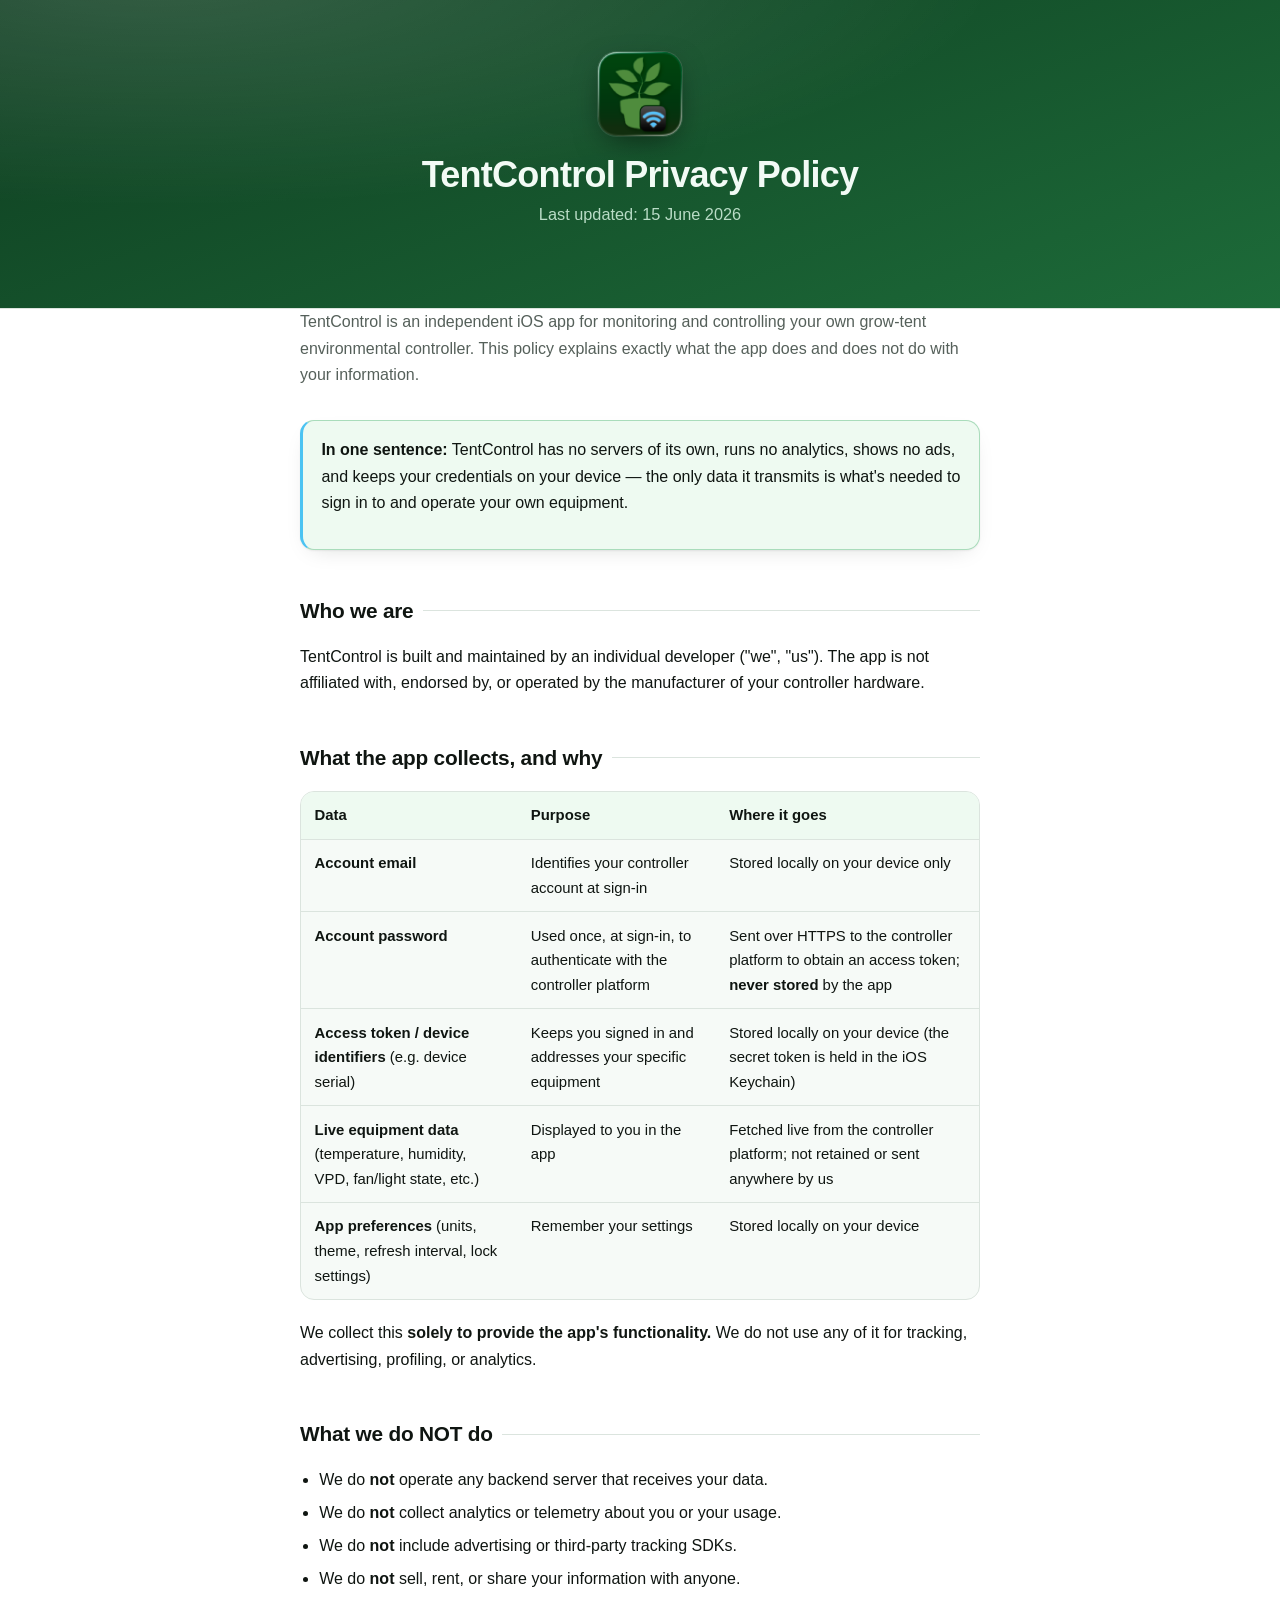
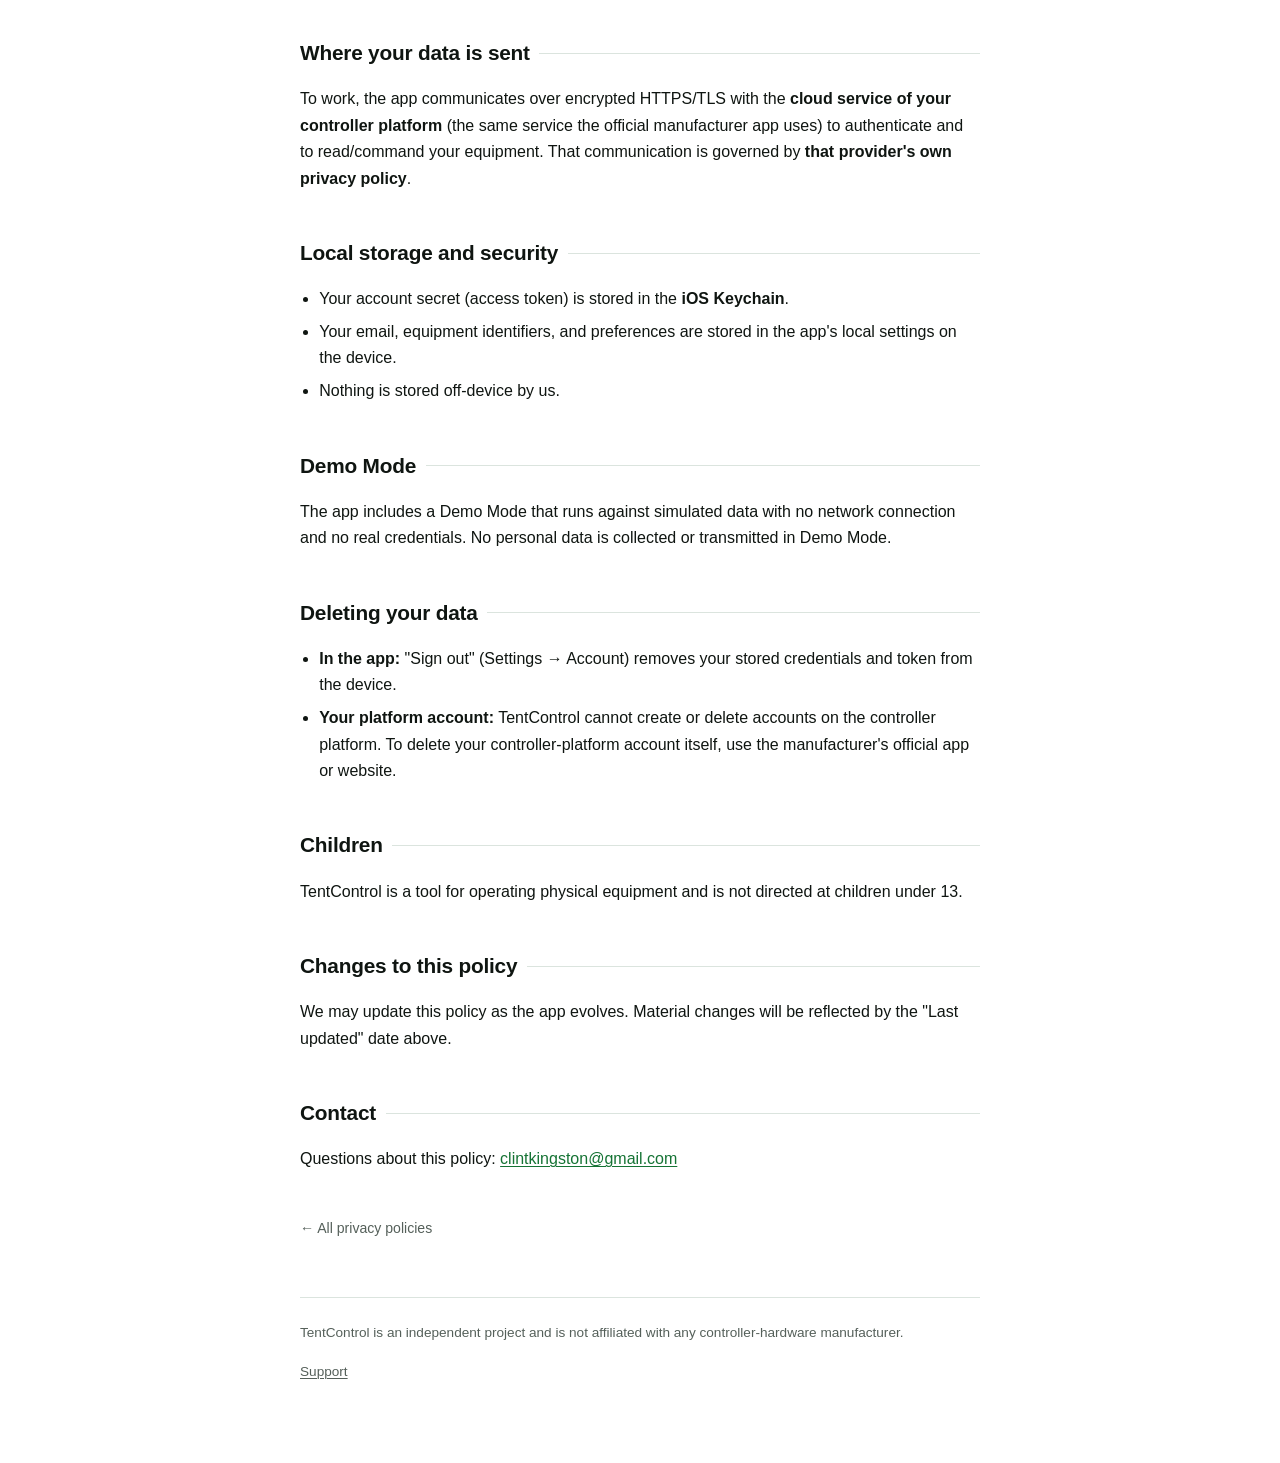
<file: tentcontrol/index.html>
<!DOCTYPE html>
<html lang="en">
<head>
<meta charset="utf-8">
<meta name="viewport" content="width=device-width, initial-scale=1">
<title>TentControl — Privacy Policy</title>
<meta name="description" content="Privacy policy for TentControl — an independent iOS client for grow-tent controllers, with no servers of its own.">
<link rel="icon" href="../assets/tentcontrol.png">
<link rel="stylesheet" href="../assets/style.css">
<style>
	/* Cyan accent, matching the connectivity badge on the app icon. */
	body { --badge: #4bc3f2; }
</style>
</head>
<body>

<header class="hero">
	<div class="hero-inner">
		<img class="app-icon" src="../assets/tentcontrol.png" alt="TentControl app icon" width="84" height="84">
		<h1>TentControl Privacy Policy</h1>
		<p class="tagline">Last updated: 15 June 2026</p>
	</div>
</header>

<main class="wrap prose">

	<p class="intro">TentControl is an independent iOS app for monitoring and controlling your own
	grow-tent environmental controller. This policy explains exactly what the app
	does and does not do with your information.</p>

	<div class="lead">
		<p><strong>In one sentence:</strong> TentControl has no servers of its
		own, runs no analytics, shows no ads, and keeps your credentials on your device —
		the only data it transmits is what's needed to sign in to and operate your own
		equipment.</p>
	</div>

	<h2>Who we are</h2>
	<p>TentControl is built and maintained by an individual developer ("we", "us").
	The app is not affiliated with, endorsed by, or operated by the manufacturer of
	your controller hardware.</p>

	<h2>What the app collects, and why</h2>
	<div class="table-wrap">
		<table>
			<tr><th>Data</th><th>Purpose</th><th>Where it goes</th></tr>
			<tr><td><strong>Account email</strong></td><td>Identifies your controller account at sign-in</td><td>Stored locally on your device only</td></tr>
			<tr><td><strong>Account password</strong></td><td>Used once, at sign-in, to authenticate with the controller platform</td><td>Sent over HTTPS to the controller platform to obtain an access token; <strong>never stored</strong> by the app</td></tr>
			<tr><td><strong>Access token / device identifiers</strong> (e.g. device serial)</td><td>Keeps you signed in and addresses your specific equipment</td><td>Stored locally on your device (the secret token is held in the iOS Keychain)</td></tr>
			<tr><td><strong>Live equipment data</strong> (temperature, humidity, VPD, fan/light state, etc.)</td><td>Displayed to you in the app</td><td>Fetched live from the controller platform; not retained or sent anywhere by us</td></tr>
			<tr><td><strong>App preferences</strong> (units, theme, refresh interval, lock settings)</td><td>Remember your settings</td><td>Stored locally on your device</td></tr>
		</table>
	</div>
	<p>We collect this <strong>solely to provide the app's functionality.</strong> We do
	not use any of it for tracking, advertising, profiling, or analytics.</p>

	<h2>What we do NOT do</h2>
	<ul>
		<li>We do <strong>not</strong> operate any backend server that receives your data.</li>
		<li>We do <strong>not</strong> collect analytics or telemetry about you or your usage.</li>
		<li>We do <strong>not</strong> include advertising or third-party tracking SDKs.</li>
		<li>We do <strong>not</strong> sell, rent, or share your information with anyone.</li>
	</ul>

	<h2>Where your data is sent</h2>
	<p>To work, the app communicates over encrypted HTTPS/TLS with the <strong>cloud
	service of your controller platform</strong> (the same service the official
	manufacturer app uses) to authenticate and to read/command your equipment. That
	communication is governed by <strong>that provider's own privacy policy</strong>.</p>

	<h2>Local storage and security</h2>
	<ul>
		<li>Your account secret (access token) is stored in the <strong>iOS Keychain</strong>.</li>
		<li>Your email, equipment identifiers, and preferences are stored in the app's local settings on the device.</li>
		<li>Nothing is stored off-device by us.</li>
	</ul>

	<h2>Demo Mode</h2>
	<p>The app includes a Demo Mode that runs against simulated data with no network
	connection and no real credentials. No personal data is collected or transmitted
	in Demo Mode.</p>

	<h2>Deleting your data</h2>
	<ul>
		<li><strong>In the app:</strong> "Sign out" (Settings &rarr; Account) removes your stored credentials and token from the device.</li>
		<li><strong>Your platform account:</strong> TentControl cannot create or delete accounts on the controller platform. To delete your controller-platform account itself, use the manufacturer's official app or website.</li>
	</ul>

	<h2>Children</h2>
	<p>TentControl is a tool for operating physical equipment and is not directed at
	children under 13.</p>

	<h2>Changes to this policy</h2>
	<p>We may update this policy as the app evolves. Material changes will be reflected
	by the "Last updated" date above.</p>

	<h2>Contact</h2>
	<p>Questions about this policy: <a href="mailto:clintkingston@gmail.com">clintkingston@gmail.com</a></p>

	<a class="backlink" href="../">← All privacy policies</a>

	<footer>
		<p>TentControl is an independent project and is not affiliated with any controller-hardware manufacturer.</p>
		<p><a href="https://iclint.github.io/AppSupport/tentcontrol/">Support</a></p>
	</footer>

</main>

</body>
</html>
</file>
<file: assets/style.css>
/* Shared styling for the app support pages.
   Palette is taken from the app icons: deep-green gradient background, light-green
   foliage, with a per-app badge accent (amber for CannaCalc, cyan for TentControl). */

:root {
	color-scheme: light dark;

	--bg: #ffffff;
	--surface: #f6faf7;
	--surface-2: #ffffff;
	--fg: #0f1511;
	--muted: #55605a;              /* AA on --surface */
	--border: #dbe4de;
	--accent: #157334;
	--accent-fg: #ffffff;
	--accent-soft: #eefaf1;
	--accent-soft-border: #a9dcbb;
	--badge: #157334;              /* overridden per app */

	--hero-from: #0e3d20;
	--hero-to: #1d6b39;
	--hero-fg: #f2fbf5;
	--hero-muted: #b9dcc6;

	--radius: 14px;
	--radius-lg: 20px;
	--shadow: 0 1px 2px rgba(6, 24, 14, .06), 0 8px 24px -12px rgba(6, 24, 14, .18);
	--shadow-lift: 0 2px 4px rgba(6, 24, 14, .08), 0 18px 40px -16px rgba(6, 24, 14, .28);
}

@media (prefers-color-scheme: dark) {
	:root {
		--bg: #0a0e0b;
		--surface: #111a14;
		--surface-2: #16211a;
		--fg: #eef3f0;
		--muted: #a3b0a8;          /* AA on --surface */
		--border: #24322a;
		--accent: #5ee68f;
		--accent-fg: #06210f;
		--accent-soft: #12241a;
		--accent-soft-border: #2d5540;

		--hero-from: #071a0f;
		--hero-to: #0f3d22;
		--hero-fg: #eefaf2;
		--hero-muted: #9dc6ae;

		--shadow: 0 1px 2px rgba(0, 0, 0, .4), 0 8px 24px -12px rgba(0, 0, 0, .6);
		--shadow-lift: 0 2px 4px rgba(0, 0, 0, .45), 0 18px 40px -16px rgba(0, 0, 0, .7);
	}
}

* { box-sizing: border-box; }

body {
	font-family: -apple-system, BlinkMacSystemFont, "Segoe UI", Roboto, Helvetica, Arial, sans-serif;
	line-height: 1.65;
	margin: 0;
	color: var(--fg);
	background: var(--bg);
	-webkit-font-smoothing: antialiased;
}

.wrap {
	max-width: 720px;
	margin: 0 auto;
	padding: 0 1.25rem 4rem;
}

a { color: var(--accent); text-decoration-thickness: 1px; text-underline-offset: 2px; }
a:hover { text-decoration-thickness: 2px; }

/* ---------- Hero ---------- */

.hero {
	position: relative;
	overflow: hidden;
	background:
		radial-gradient(120% 140% at 12% -10%, rgba(255, 255, 255, .16) 0%, transparent 55%),
		linear-gradient(160deg, var(--hero-from) 0%, var(--hero-to) 100%);
	color: var(--hero-fg);
	padding: 3.25rem 1.25rem 3.5rem;
	text-align: center;
	border-bottom: 1px solid var(--border);
}

/* Soft foliage-coloured glow, echoing the icon artwork. */
.hero::after {
	content: "";
	position: absolute;
	inset: auto -20% -60% -20%;
	height: 70%;
	background: radial-gradient(50% 100% at 50% 100%, rgba(126, 217, 158, .28), transparent 70%);
	pointer-events: none;
}

.hero-inner { position: relative; z-index: 1; max-width: 720px; margin: 0 auto; }

.app-icon {
	width: 84px;
	height: 84px;
	border-radius: 22.5%;            /* iOS squircle-ish */
	display: block;
	margin: 0 auto 1.1rem;
	box-shadow: 0 10px 30px -8px rgba(0, 0, 0, .55), 0 0 0 1px rgba(255, 255, 255, .12);
}

.hero h1 {
	font-size: clamp(1.75rem, 5vw, 2.25rem);
	line-height: 1.15;
	letter-spacing: -.02em;
	margin: 0 0 .4rem;
}

.hero .tagline { color: var(--hero-muted); margin: 0 0 1.5rem; font-size: 1.02rem; }

.btn {
	display: inline-block;
	background: var(--accent);
	color: var(--accent-fg);
	font-weight: 600;
	text-decoration: none;
	padding: .7rem 1.35rem;
	border-radius: 999px;
	transition: transform .15s ease, box-shadow .15s ease, filter .15s ease;
	box-shadow: 0 8px 20px -8px rgba(0, 0, 0, .5);
}
.btn:hover { transform: translateY(-1px); filter: brightness(1.06); box-shadow: 0 12px 26px -8px rgba(0, 0, 0, .55); }
.btn:active { transform: translateY(0); }

.hero .btn-note { display: block; margin-top: .85rem; font-size: .85rem; color: var(--hero-muted); }

/* ---------- Content ---------- */

h2 {
	font-size: 1.3rem;
	letter-spacing: -.01em;
	margin: 2.75rem 0 1rem;
	display: flex;
	align-items: center;
	gap: .6rem;
}

/* Small accent rule after each section heading. */
h2::after {
	content: "";
	flex: 1;
	height: 1px;
	background: var(--border);
}

.updated { color: var(--muted); font-size: .88rem; }

.lead {
	background: var(--accent-soft);
	border: 1px solid var(--accent-soft-border);
	border-left: 3px solid var(--badge);
	border-radius: var(--radius);
	padding: 1rem 1.15rem;
	margin: 2rem 0 0;
	box-shadow: var(--shadow);
}
.lead p { margin: 0; }

.intro { margin-top: 2rem; color: var(--muted); }

/* ---------- FAQ accordions ---------- */

.faq { display: flex; flex-direction: column; gap: .6rem; }

details {
	background: var(--surface);
	border: 1px solid var(--border);
	border-radius: var(--radius);
	overflow: hidden;
	transition: border-color .15s ease, box-shadow .15s ease;
}
details:hover { border-color: var(--badge); }
details[open] { background: var(--surface-2); box-shadow: var(--shadow); }

summary {
	cursor: pointer;
	list-style: none;
	padding: .95rem 1.1rem;
	font-weight: 600;
	display: flex;
	align-items: center;
	justify-content: space-between;
	gap: 1rem;
}
summary::-webkit-details-marker { display: none; }

/* Chevron that rotates when the item opens. */
summary::after {
	content: "";
	flex: none;
	width: 8px;
	height: 8px;
	border-right: 2px solid var(--muted);
	border-bottom: 2px solid var(--muted);
	transform: rotate(45deg) translate(-2px, -2px);
	transition: transform .2s ease;
}
details[open] summary::after { transform: rotate(-135deg) translate(-2px, -2px); }

summary:focus-visible { outline: 2px solid var(--accent); outline-offset: -2px; }

details > *:not(summary) { padding: 0 1.1rem; }
details > *:not(summary):last-child { padding-bottom: 1.1rem; }
details p:first-of-type { margin-top: 0; }

/* ---------- Report list ---------- */

.card {
	background: var(--surface);
	border: 1px solid var(--border);
	border-radius: var(--radius);
	padding: 1.1rem 1.25rem;
}
.card ul { margin: .5rem 0 0; padding-left: 1.15rem; }
.card li { margin: .35rem 0; }
.card > p:first-child { margin-top: 0; }

/* ---------- Index cards ---------- */

.apps { display: grid; gap: .85rem; margin-top: 2rem; padding: 0; list-style: none; }

.app-card {
	display: flex;
	align-items: center;
	gap: 1rem;
	background: var(--surface);
	border: 1px solid var(--border);
	border-radius: var(--radius-lg);
	padding: 1rem 1.15rem;
	text-decoration: none;
	color: inherit;
	transition: transform .15s ease, box-shadow .15s ease, border-color .15s ease;
}
.app-card:hover { transform: translateY(-2px); box-shadow: var(--shadow-lift); border-color: var(--accent); }

.app-card img { width: 54px; height: 54px; border-radius: 22.5%; flex: none; box-shadow: 0 4px 12px -4px rgba(0, 0, 0, .4); }
.app-card .name { font-weight: 650; letter-spacing: -.01em; }
.app-card .desc { color: var(--muted); font-size: .92rem; }
.app-card .go { margin-left: auto; color: var(--muted); flex: none; }

/* ---------- Prose (privacy policy pages) ---------- */

.prose p { margin: 0 0 1rem; }
.prose ul { padding-left: 1.2rem; }
.prose li { margin: .4rem 0; }
.prose code { font-size: .9em; }

/* Tables scroll inside their own container so the page body never scrolls sideways. */
.table-wrap {
	overflow-x: auto;
	border: 1px solid var(--border);
	border-radius: var(--radius);
	background: var(--surface);
	margin: 1rem 0 1.25rem;
	-webkit-overflow-scrolling: touch;
}

table { border-collapse: collapse; width: 100%; font-size: .93rem; min-width: 480px; }
td, th { padding: .7rem .85rem; text-align: left; vertical-align: top; border-bottom: 1px solid var(--border); }
th { background: var(--accent-soft); font-weight: 650; white-space: nowrap; }
tr:last-child td { border-bottom: 0; }
tbody tr:hover td { background: var(--accent-soft); }

/* ---------- Footer ---------- */

footer {
	margin-top: 3.5rem;
	padding-top: 1.5rem;
	border-top: 1px solid var(--border);
	color: var(--muted);
	font-size: .85rem;
}
footer a { color: var(--muted); }

.backlink {
	display: inline-block;
	margin: 1.75rem 0 0;
	color: var(--muted);
	font-size: .88rem;
	text-decoration: none;
}
.backlink:hover { color: var(--accent); }

@media (prefers-reduced-motion: reduce) {
	* { transition: none !important; }
}
</file>
